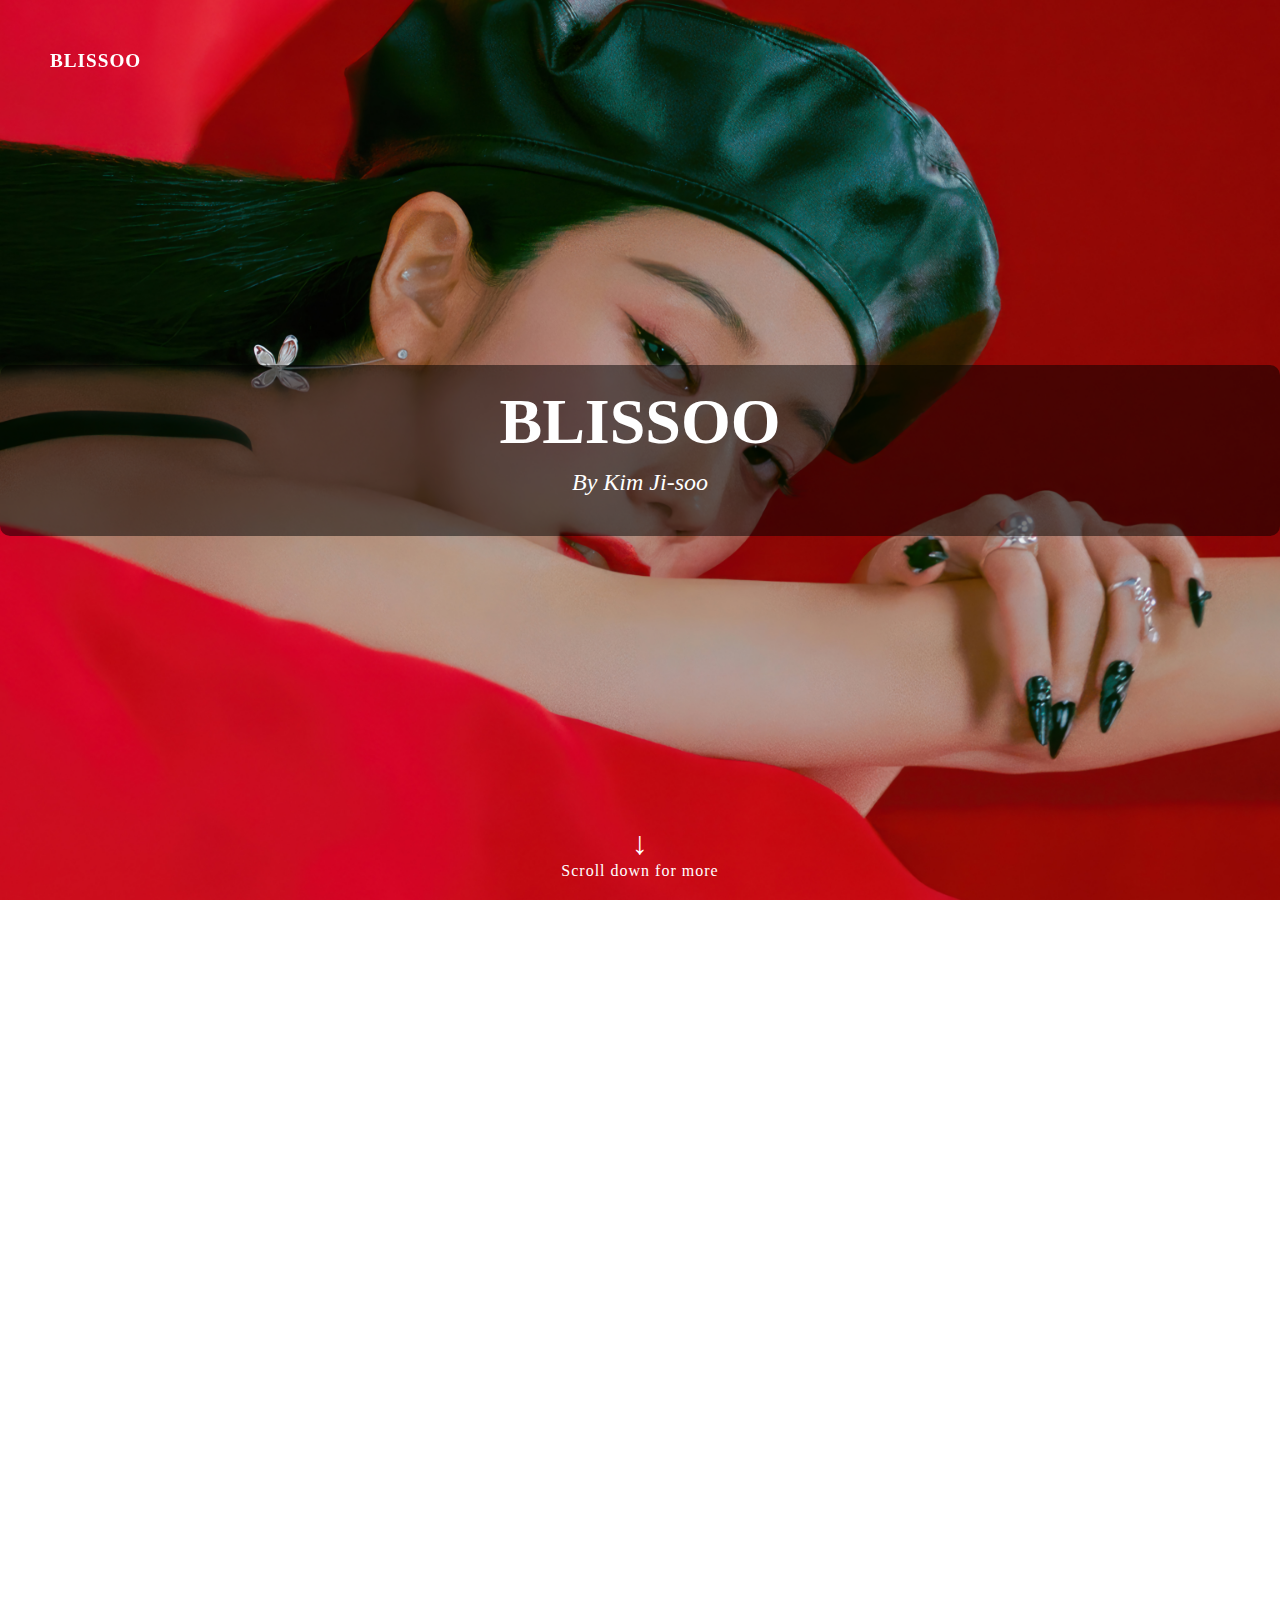
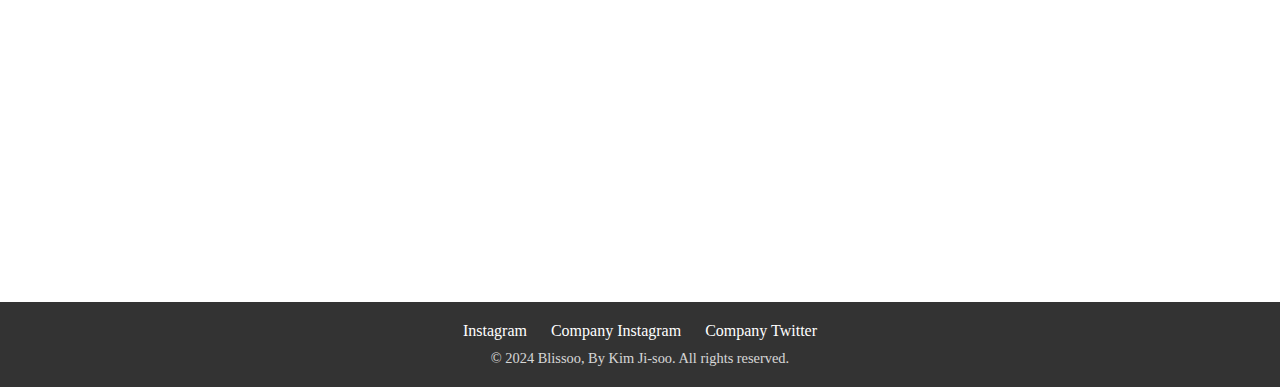
<file: index.html>
<!DOCTYPE html>
<html lang="en">
<head>
    <meta charset="UTF-8">
    <meta name="viewport" content="width=device-width, initial-scale=1.0">
    <title>Blissoo, By Kim-Jisoo</title>
    <link rel="stylesheet" href="style.css">
    <script defer src="script.js"></script>
</head>
<body class="hpage">
    <!-- Logo section, with a link back to the homepage -->
    <div class="logo">
        <a href="index.html">Blissoo</a>
    </div>

    <!-- Navigation links for site sections like collaborations and awards -->
    <div class="nav">
        <a href="collaborations.html">Collaborations</a>
        <a href="awards.html">Awards</a>
    </div>

    <!-- Main homepage section with title and scroll down prompt -->
    <div class="homepage">
        <!-- Background text with main title and subtitle -->
        <div class="text-bg">
            <h1 class="title">Blissoo</h1>
            <p class="subtitle">By Kim Ji-soo</p>
        </div>

        <!-- Scroll down indicator for users to explore more content -->
        <div class="scroll-pointer">
            <span>&#8595;</span>
            <p>Scroll down for more</p>
        </div>
    </div>

    <!-- Text section with descriptive content about Jisoo's background and career -->
    <div class="text-section">
        <!-- First paragraph introducing Jisoo and her career -->
        <p class="large-text">Jisoo is a South Korean singer, actress, and global icon. 
        Born on January 3, 1995, she debuted in 2016 as a member of BLACKPINK, one of the 
        most successful K-pop groups. Known for her versatile talent, Jisoo has excelled 
        as a vocalist, performer, and actress. She gained recognition for her acting in the 
        K-drama Snowdrop (2021-2022), showcasing her dramatic abilities.</p>

        <!-- Second paragraph describing her solo career and achievements -->
        <p class="large-text">Her solo album ME, released in 2023, achieved commercial success 
        and broke several records on global music charts. Beyond her musical and acting career, 
        Jisoo is a prominent figure in fashion and beauty, serving as a global ambassador for 
        luxury brands like Dior and Cartier.
        </p>

        <!-- Third paragraph introducing the Blissoo platform and its mission -->
        <p class="large-text">Launched by Jisoo in 2024, Blissoo manages Jisoo's Solo
        activities. Our name stems from "bliss" and "Jisoo" symbolizing Jisoo's mission
        to spread happiness and joy to fans. It represents her artistic vision, transcending 
        genres and fields, while supporting her career in music, acting, fashion, and beauty.</p>
    </div>

    <!-- Footer section with social media links and copyright notice -->
    <footer class="footer">
        <!-- Footer links for Instagram and Twitter, with external links opening in new tabs -->
        <div class="footer-class">
            <a href="https://www.instagram.com/sooyaaa__" target="_blank" class="footer-link">Instagram</a>
            <a href="https://www.instagram.com/blissoo_official" target="_blank" class="footer-link">Company Instagram</a>
            <a href="https://x.com/officialblissoo" target="_blank" class="footer-link">Company Twitter</a>
        </div>

        <!-- Copyright notice for the site -->
        <p class="footer-copyright">&copy; 2024 Blissoo, By Kim Ji-soo. All rights reserved.</p>
    </footer>
</body>
</html>
</file>
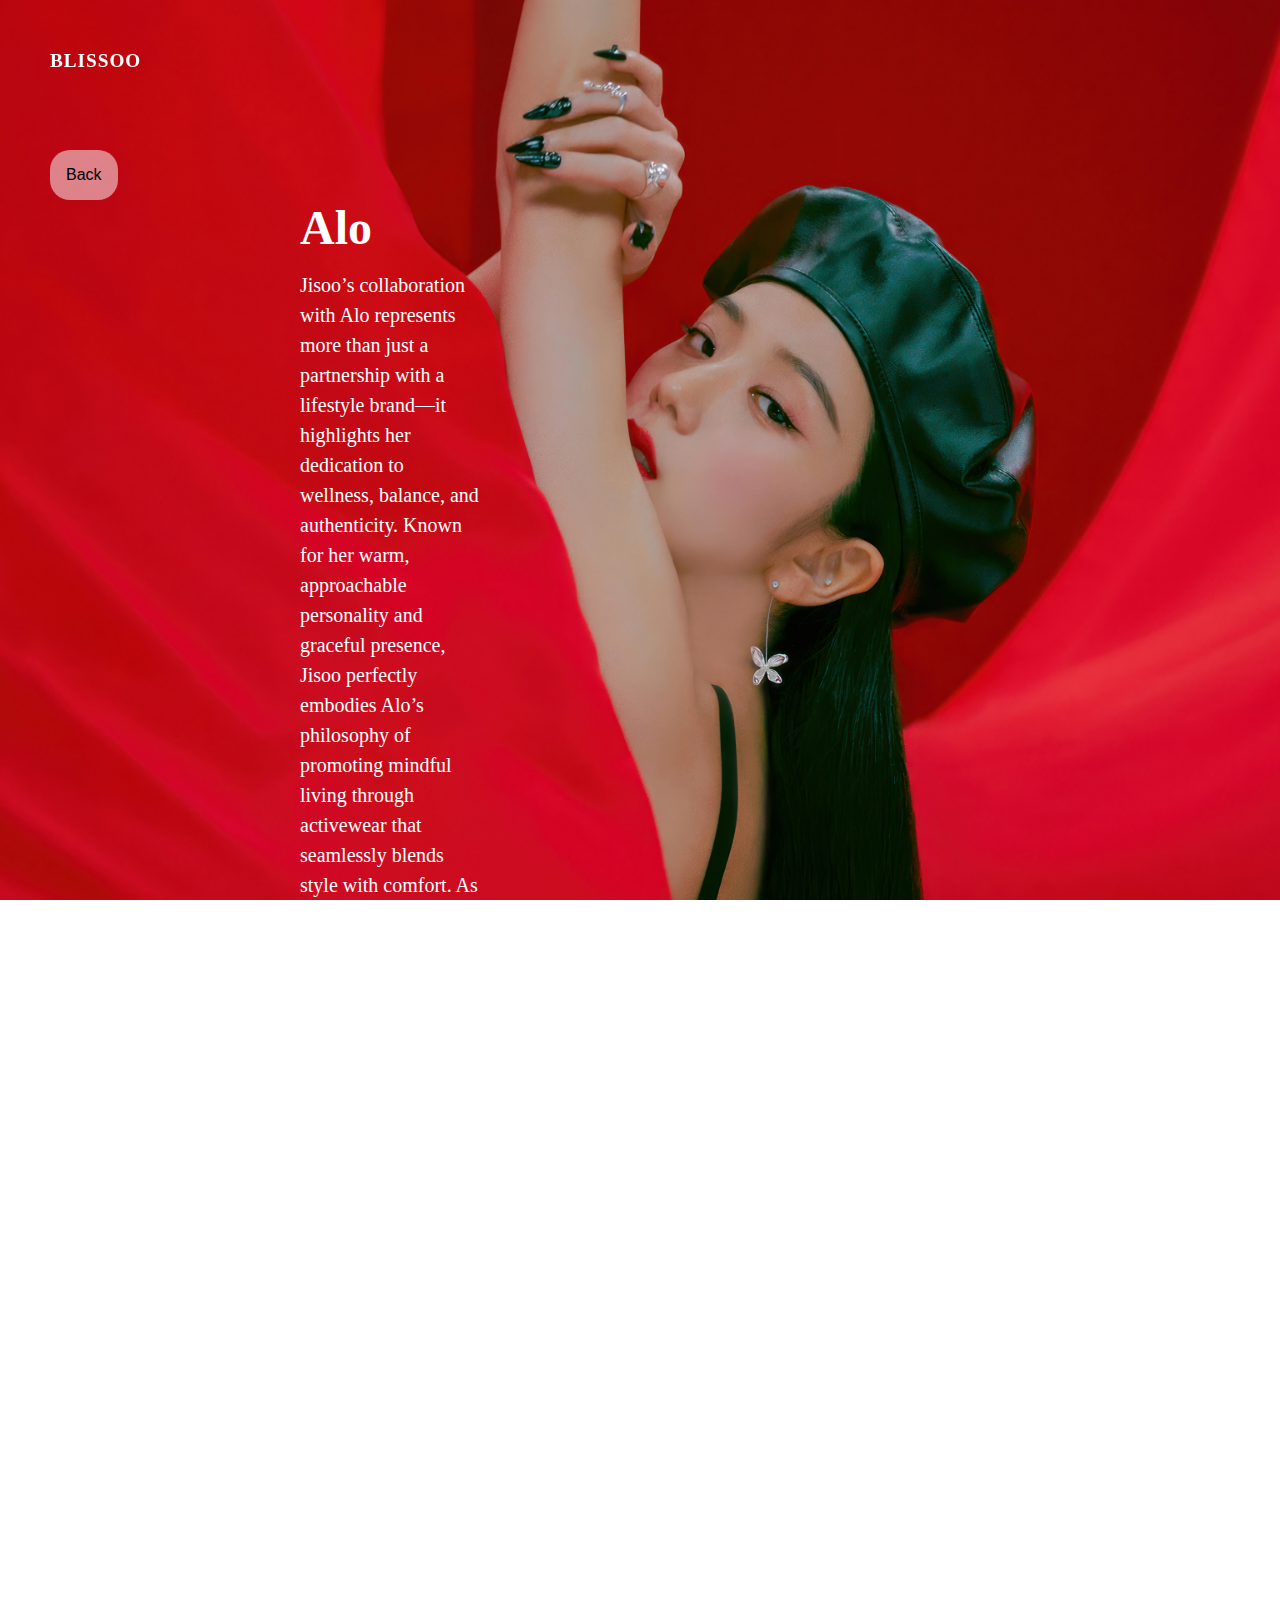
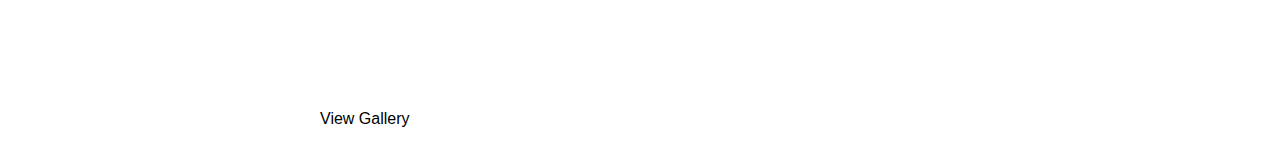
<file: alo.html>
<!DOCTYPE html>
<html lang="en">
<head>
    <meta charset="UTF-8">
    <meta name="viewport" content="width=device-width, initial-scale=1.0">
    <title>Alo</title>
    <link rel="stylesheet" href="style.css">
    <script defer src="script.js"></script>
</head>


<body class="Alo">
    <!-- Logo section with a link back to the homepage -->
    <div class="logo">
        <a href="index.html">Blissoo</a>
    </div>

    <!-- Back button that navigates to the "Collaborations" page when clicked -->
    <button class="back" onclick="window.location.href='collaborations.html'">Back</button>

    <!-- Main header for the page -->
    <h1 class="AloHeader">Alo</h1>

    <!-- Content section describing Jisoo's collaboration with Alo -->
    <p class="AloContent">
        Jisoo’s collaboration with Alo represents more than just a partnership with a lifestyle brand—it highlights her dedication to wellness, balance, and authenticity. Known for her warm, approachable personality and graceful presence, 
        Jisoo perfectly embodies Alo’s philosophy of promoting mindful living through activewear that seamlessly blends style with comfort. As a global ambassador, she brings a unique perspective to the brand, inspiring fans to not only 
        look their best but also feel their best. Whether she’s in Alo’s chic athleisure during workout sessions or embracing the brand’s sustainable designs for everyday wear, Jisoo reflects the core values of Alo—promoting both physical 
        well-being and inner peace. Her genuine connection to the brand resonates with those who aspire to lead a balanced, healthy lifestyle while staying true to their personal style.
    </p>

    <!-- Button to navigate to the "Alo_IMG_Gallery.html" page for the image gallery -->
    <button class="GalleryButton" onclick="window.location.href='Alo_IMG_Gallery.html'">View Gallery</button>
</body>
</html>
</file>
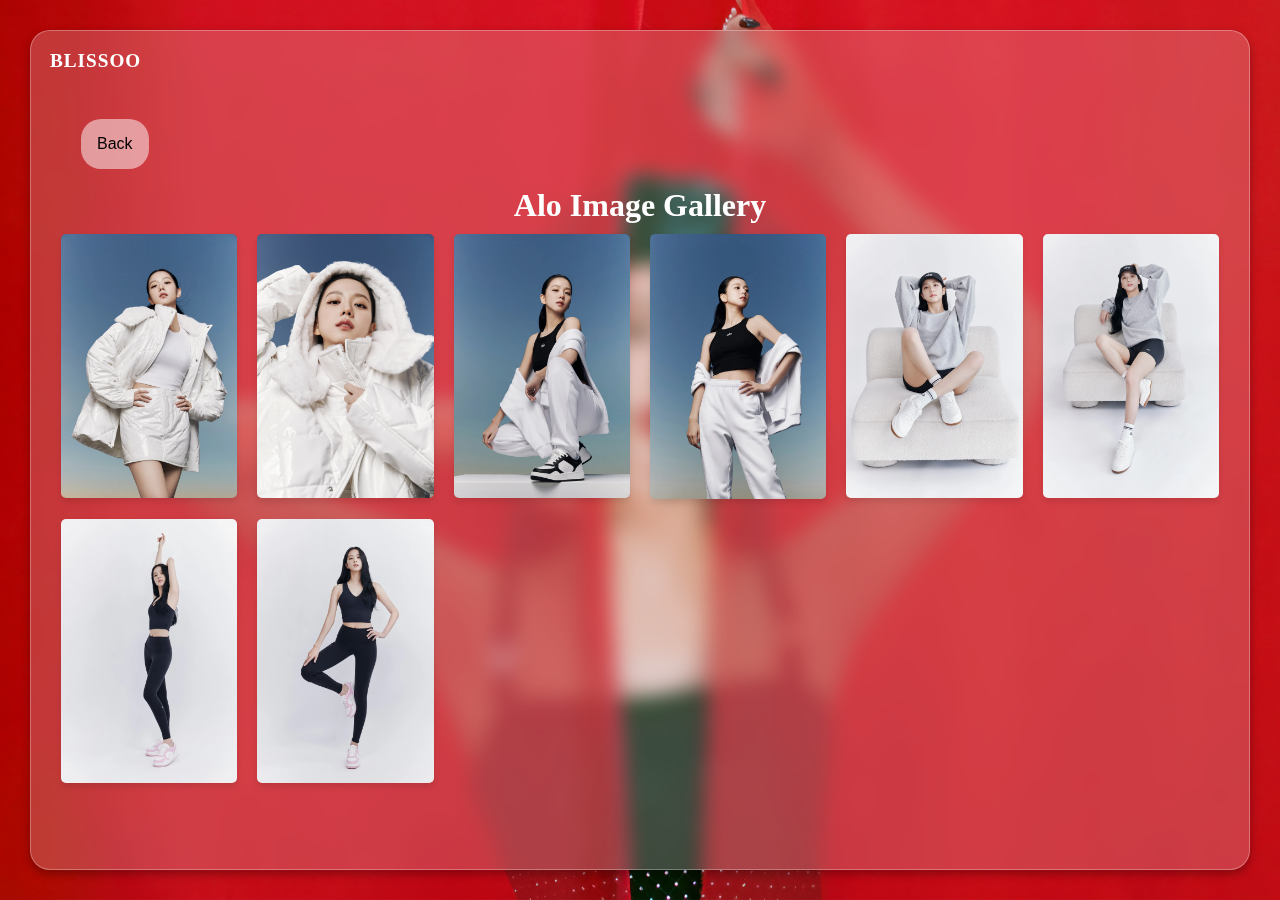
<file: Alo_IMG_Gallery.html>
<!DOCTYPE html>
<html lang="en">
<head>
    <meta charset="UTF-8">
    <meta name="viewport" content="width=device-width, initial-scale=1.0">
    <title>Alo Image Gallery</title>
    <link rel="stylesheet" href="style.css">
    <script defer src="script.js"></script>
</head>

<body class="AloGallery">
    <!-- Logo section with a link back to the homepage -->
    <div class="logo">
        <a href="index.html">Blissoo</a>
    </div>

    <!-- Morphing container for page content -->
    <div class="morphism">
        <!-- Header section for the image gallery -->
        <div class="AloGalHeader">
            <h1>Alo Image Gallery</h1>
        </div>

        <!-- Button to navigate back to the previous page (Alo page) -->
        <button class="back" onclick="window.location.href='alo.html'">Back</button>

        <!-- Image gallery container -->
        <div class="gallery">
            <!-- Displaying the images with alternate text descriptions for each image -->
            <img src="Blissoo%20Images/Alo/Alo_IMG_1.jpg" alt="Alo image 1">
            <img src="Blissoo%20Images/Alo/Alo_IMG_2.jpg" alt="Alo image 2">
            <img src="Blissoo%20Images/Alo/Alo_IMG_4.jpg" alt="Alo image 3">
            <img src="Blissoo%20Images/Alo/Alo_IMG_6.jpg" alt="Alo image 4">
            <img src="Blissoo%20Images/Alo/Alo_IMG_8.jpg" alt="Alo image 5">
            <img src="Blissoo%20Images/Alo/Alo_IMG_9.jpg" alt="Alo image 6">
            <img src="Blissoo%20Images/Alo/Alo_IMG_12.jpg" alt="Alo image 7">
            <img src="Blissoo%20Images/Alo/Alo_IMG_13.jpg" alt="Alo image 8">
        </div>
    </div>
</body>
</html>
</file>
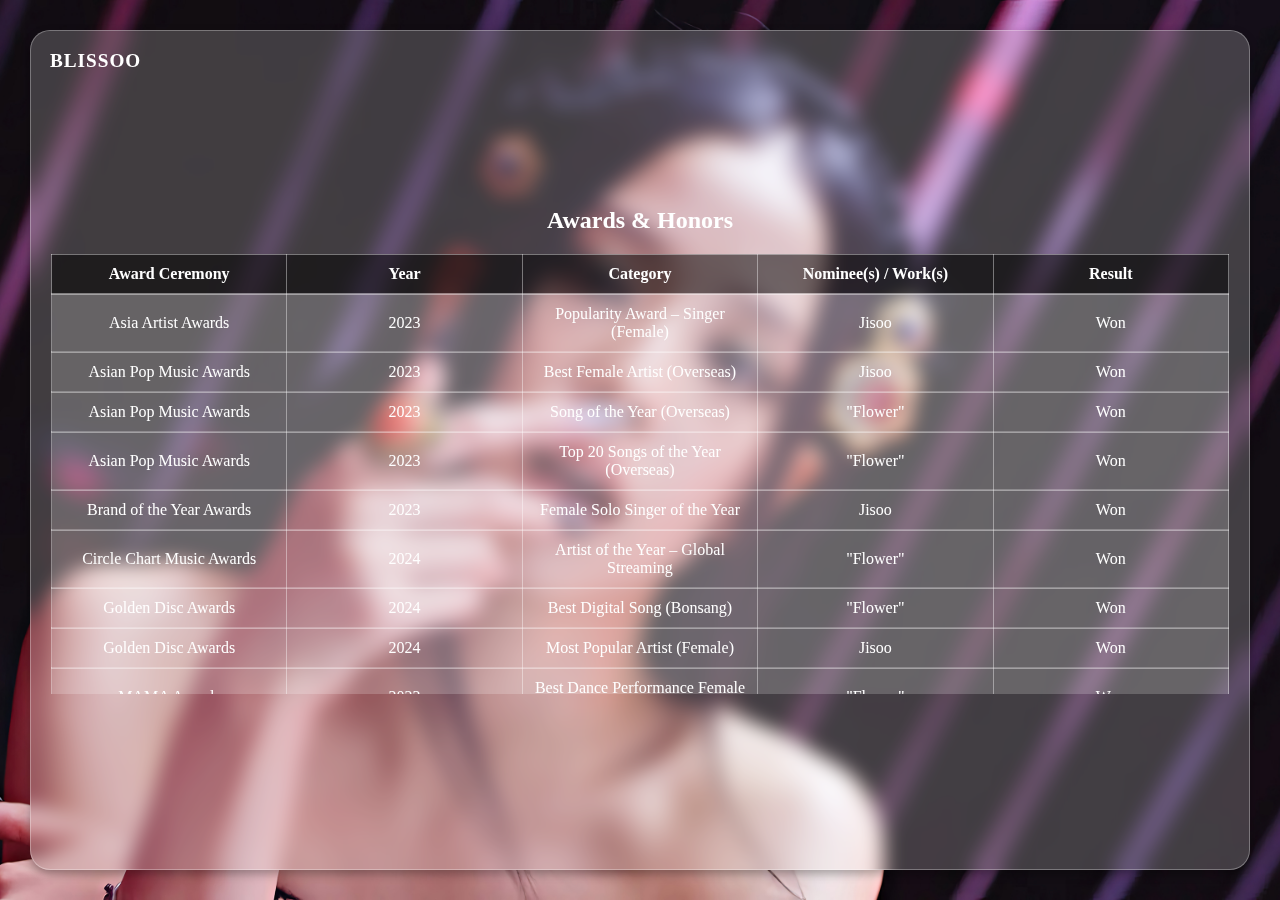
<file: awards.html>
<!DOCTYPE html>
<html lang="en">
<head>
    <meta charset="UTF-8">
    <meta name="viewport" content="width=device-width, initial-scale=1.0">
    <title>Awards</title>
    <link rel="stylesheet" href="style.css">
    <script defer src="script.js"></script>
</head>

<body class="awards">
    <!-- Logo section with a link back to the homepage -->
    <div class="logo">
        <a href="index.html">Blissoo</a>
    </div>

    <!-- Navigation links to other pages on the website -->
    <div class="nav">
        <a href="collaborations.html">Collaborations</a>
        <a href="awards.html">Awards</a>
    </div>

    <!-- Morphism section that could feature visual effects or animations -->
    <div class="morphism">
        <h2>Awards & Honors</h2>
        <!-- Table displaying the awards and nominations -->
        <table>
            <!-- Table header defining the column titles -->
            <thead>
                <tr>
                    <th>Award Ceremony</th>
                    <th>Year</th>
                    <th>Category</th>
                    <th>Nominee(s) / Work(s)</th>
                    <th>Result</th>
                </tr>
            </thead>
            <tbody>
                <!-- Section for Award Wins -->
                <tr>
                    <td>Asia Artist Awards</td>
                    <td>2023</td>
                    <td>Popularity Award – Singer (Female)</td>
                    <td>Jisoo</td>
                    <td>Won</td>
                </tr>
                <tr>
                    <td>Asian Pop Music Awards</td>
                    <td>2023</td>
                    <td>Best Female Artist (Overseas)</td>
                    <td>Jisoo</td>
                    <td>Won</td>
                </tr>
                <tr>
                    <td>Asian Pop Music Awards</td>
                    <td>2023</td>
                    <td>Song of the Year (Overseas)</td>
                    <td>"Flower"</td>
                    <td>Won</td>
                </tr>
                <tr>
                    <td>Asian Pop Music Awards</td>
                    <td>2023</td>
                    <td>Top 20 Songs of the Year (Overseas)</td>
                    <td>"Flower"</td>
                    <td>Won</td>
                </tr>
                <tr>
                    <td>Brand of the Year Awards</td>
                    <td>2023</td>
                    <td>Female Solo Singer of the Year</td>
                    <td>Jisoo</td>
                    <td>Won</td>
                </tr>
                <tr>
                    <td>Circle Chart Music Awards</td>
                    <td>2024</td>
                    <td>Artist of the Year – Global Streaming</td>
                    <td>"Flower"</td>
                    <td>Won</td>
                </tr>
                <tr>
                    <td>Golden Disc Awards</td>
                    <td>2024</td>
                    <td>Best Digital Song (Bonsang)</td>
                    <td>"Flower"</td>
                    <td>Won</td>
                </tr>
                <tr>
                    <td>Golden Disc Awards</td>
                    <td>2024</td>
                    <td>Most Popular Artist (Female)</td>
                    <td>Jisoo</td>
                    <td>Won</td>
                </tr>
                <tr>
                    <td>MAMA Awards</td>
                    <td>2023</td>
                    <td>Best Dance Performance Female Solo</td>
                    <td>"Flower"</td>
                    <td>Won</td>
                </tr>
                <tr>
                    <td>MAMA Awards</td>
                    <td>2023</td>
                    <td>Best Female Artist</td>
                    <td>Jisoo</td>
                    <td>Won</td>
                </tr>
                <tr>
                    <td>MAMA Awards</td>
                    <td>2023</td>
                    <td>Best Music Video</td>
                    <td>"Flower"</td>
                    <td>Won</td>
                </tr>
                <tr>
                    <td>Seoul International Drama Awards</td>
                    <td>2022</td>
                    <td>Outstanding Korean Actress</td>
                    <td>Snowdrop</td>
                    <td>Won</td>
                </tr>
                <tr>
                    <td>Weibo Starlight Awards</td>
                    <td>2021</td>
                    <td>Starlight Hall of Fame (Korea)</td>
                    <td>Jisoo</td>
                    <td>Won</td>
                </tr>

                <!-- Section for Award Nominations -->
                <tr>
                    <td>Asia Artist Awards</td>
                    <td>2024</td>
                    <td>Popularity Award – Singer (Female)</td>
                    <td>Jisoo</td>
                    <td>Nominated</td>
                </tr>
                <tr>
                    <td>Asian Pop Music Awards</td>
                    <td>2023</td>
                    <td>Best Dance Performance (Overseas)</td>
                    <td>"Flower"</td>
                    <td>Nominated</td>
                </tr>
                <tr>
                    <td>Asian Pop Music Awards</td>
                    <td>2023</td>
                    <td>Best Music Video (Overseas)</td>
                    <td>"Flower"</td>
                    <td>Nominated</td>
                </tr>
                <tr>
                    <td>Circle Chart Music Awards</td>
                    <td>2024</td>
                    <td>Artist of the Year – Digital</td>
                    <td>Jisoo</td>
                    <td>Nominated</td>
                </tr>
                <tr>
                    <td>Circle Chart Music Awards</td>
                    <td>2024</td>
                    <td>Artist of the Year – Streaming Unique Listeners</td>
                    <td>Jisoo</td>
                    <td>Nominated</td>
                </tr>
                <tr>
                    <td>iHeartRadio Music Awards</td>
                    <td>2024</td>
                    <td>Best Music Video</td>
                    <td>"Flower"</td>
                    <td>Nominated</td>
                </tr>
                <tr>
                    <td>Korea Grand Music Awards</td>
                    <td>2024</td>
                    <td>Trend of the Year – K-pop Solo</td>
                    <td>Jisoo</td>
                    <td>Nominated</td>
                </tr>
                <tr>
                    <td>MAMA Awards</td>
                    <td>2023</td>
                    <td>Artist of the Year</td>
                    <td>Jisoo</td>
                    <td>Nominated</td>
                </tr>
                <tr>
                    <td>MAMA Awards</td>
                    <td>2023</td>
                    <td>Song of the Year</td>
                    <td>"Flower"</td>
                    <td>Nominated</td>
                </tr>
                <tr>
                    <td>MAMA Awards</td>
                    <td>2023</td>
                    <td>Worldwide Fans' Choice Top 10</td>
                    <td>Jisoo</td>
                    <td>Nominated</td>
                </tr>
                <tr>
                    <td>Melon Music Awards</td>
                    <td>2023</td>
                    <td>Best Female Solo</td>
                    <td>Jisoo</td>
                    <td>Nominated</td>
                </tr>
                <tr>
                    <td>Melon Music Awards</td>
                    <td>2023</td>
                    <td>Song of the Year</td>
                    <td>"Flower"</td>
                    <td>Nominated</td>
                </tr>
                <tr>
                    <td>Melon Music Awards</td>
                    <td>2023</td>
                    <td>Top 10 Artists</td>
                    <td>Jisoo</td>
                    <td>Nominated</td>
                </tr>
                <tr>
                    <td>Seoul Music Awards</td>
                    <td>2024</td>
                    <td>Main Award (Bonsang)</td>
                    <td>Jisoo</td>
                    <td>Nominated</td>
                </tr>
                <tr>
                    <td>Seoul Music Awards</td>
                    <td>2024</td>
                    <td>Korean Wave Award</td>
                    <td>Jisoo</td>
                    <td>Nominated</td>
                </tr>
                <tr>
                    <td>Seoul Music Awards</td>
                    <td>2024</td>
                    <td>Popularity Award</td>
                    <td>Jisoo</td>
                    <td>Nominated</td>
                </tr>
            </tbody>
        </table>
    </div>
</body>
</html>
</file>
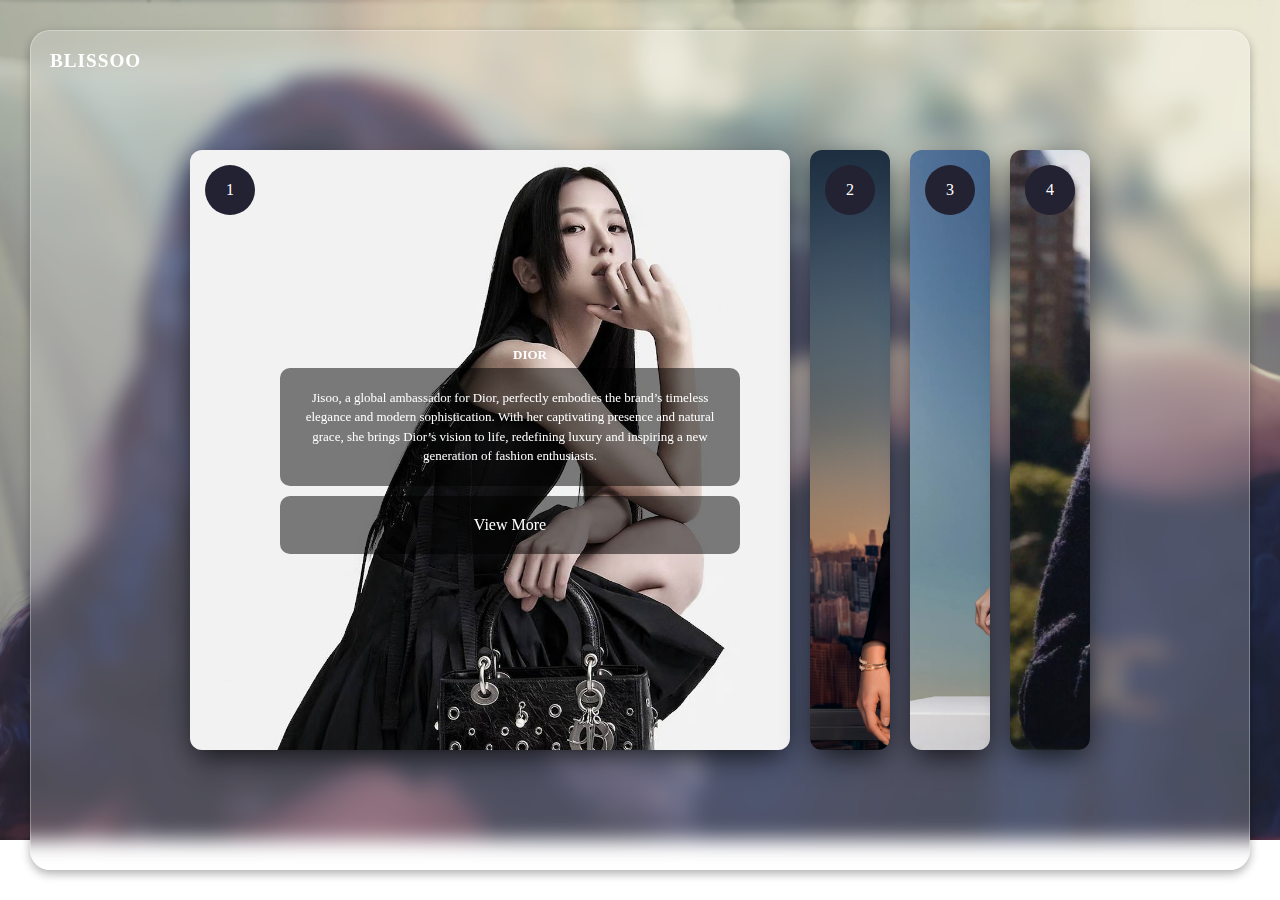
<file: collaborations.html>
<!DOCTYPE html>
<html lang="en">
<head>
    <meta charset="UTF-8">
    <meta name="viewport" content="width=device-width, initial-scale=1.0">
    <title>Collaborations</title>
    <link rel="stylesheet" href="style.css">
    <script defer src="script.js"></script>
</head>

<body class="collaborations">
    <!-- Logo section with a link back to the homepage -->
    <div class="logo">
        <a href="index.html">Blissoo</a>
    </div>

    <!-- Navigation links to other pages -->
    <div class="nav">
        <a href="collaborations.html">Collaborations</a>
        <a href="awards.html">Awards</a>
    </div>

    <!-- Morphism section, can be used for animations or special visual effects -->
    <div class="morphism">
        <div class="wrapper">
            <!-- Container for the card slides -->
            <div class="container">
                <!-- Card 1: Dior Collaboration -->
                <input type="radio" name="slide" id="c1" checked>
                <label for="c1" class="card">
                    <div class="row">
                        <div class="icon">1</div>
                        <div class="description">
                            <h4>Dior</h4>
                            <p>Jisoo, a global ambassador for Dior, perfectly embodies the brand’s timeless elegance and modern sophistication. With her captivating 
                            presence and natural grace, she brings Dior’s vision to life, redefining luxury and inspiring a new generation of fashion enthusiasts.</p>
                            <!-- Button linking to Dior page -->
                            <a href="dior.html" class="button">View More</a>
                        </div>
                    </div>
                </label>

                <!-- Card 2: Cartier Collaboration -->
                <input type="radio" name="slide" id="c2">
                <label for="c2" class="card">
                    <div class="row">
                        <div class="icon">2</div>
                        <div class="description">
                            <h4>Cartier</h4>
                            <p>As a global ambassador for Cartier, Jisoo exudes elegance and confidence, reflecting the brand's iconic sophistication. Her timeless beauty 
                            and charismatic charm perfectly align with Cartier’s legacy of innovation and artistry, making her a true embodiment of modern luxury.</p>
                            <!-- Button for potential link to Cartier page -->
                            <a href="" class="button">View More</a>
                        </div>
                    </div>
                </label>

                <!-- Card 3: Alo Collaboration -->
                <input type="radio" name="slide" id="c3">
                <label for="c3" class="card">
                    <div class="row">
                        <div class="icon">3</div>
                        <div class="description">
                            <h4>Alo</h4>
                            <p>Jisoo, as a global ambassador for Alo, seamlessly blends style and wellness. Her radiant energy and effortless grace embody 
                            Alo's commitment to mindful living and elevated activewear, inspiring fans to embrace both fashion and a healthy lifestyle.</p>
                            <!-- Button linking to Alo page -->
                            <a href="alo.html" class="button">View More</a>
                        </div>
                    </div>
                </label>

                <!-- Card 4: Tommy Hilfiger Collaboration -->
                <input type="radio" name="slide" id="c4">
                <label for="c4" class="card">
                    <div class="row">
                        <div class="icon">4</div>
                        <div class="description">
                            <h4>Tommy Hilfiger</h4>
                            <p>As a global ambassador for Tommy Hilfiger, Jisoo brings her unique charm and modern elegance to the brand's classic American style. Her 
                            trendsetting influence and confident presence perfectly align with Tommy Hilfiger’s vision of timeless fashion with a contemporary twist.</p>
                            <!-- Button for potential link to Tommy Hilfiger page -->
                            <a href="" class="button">View More</a>
                        </div>
                    </div>
                </label>
            </div>
        </div>        
    </div>
</body>
</html>
</file>
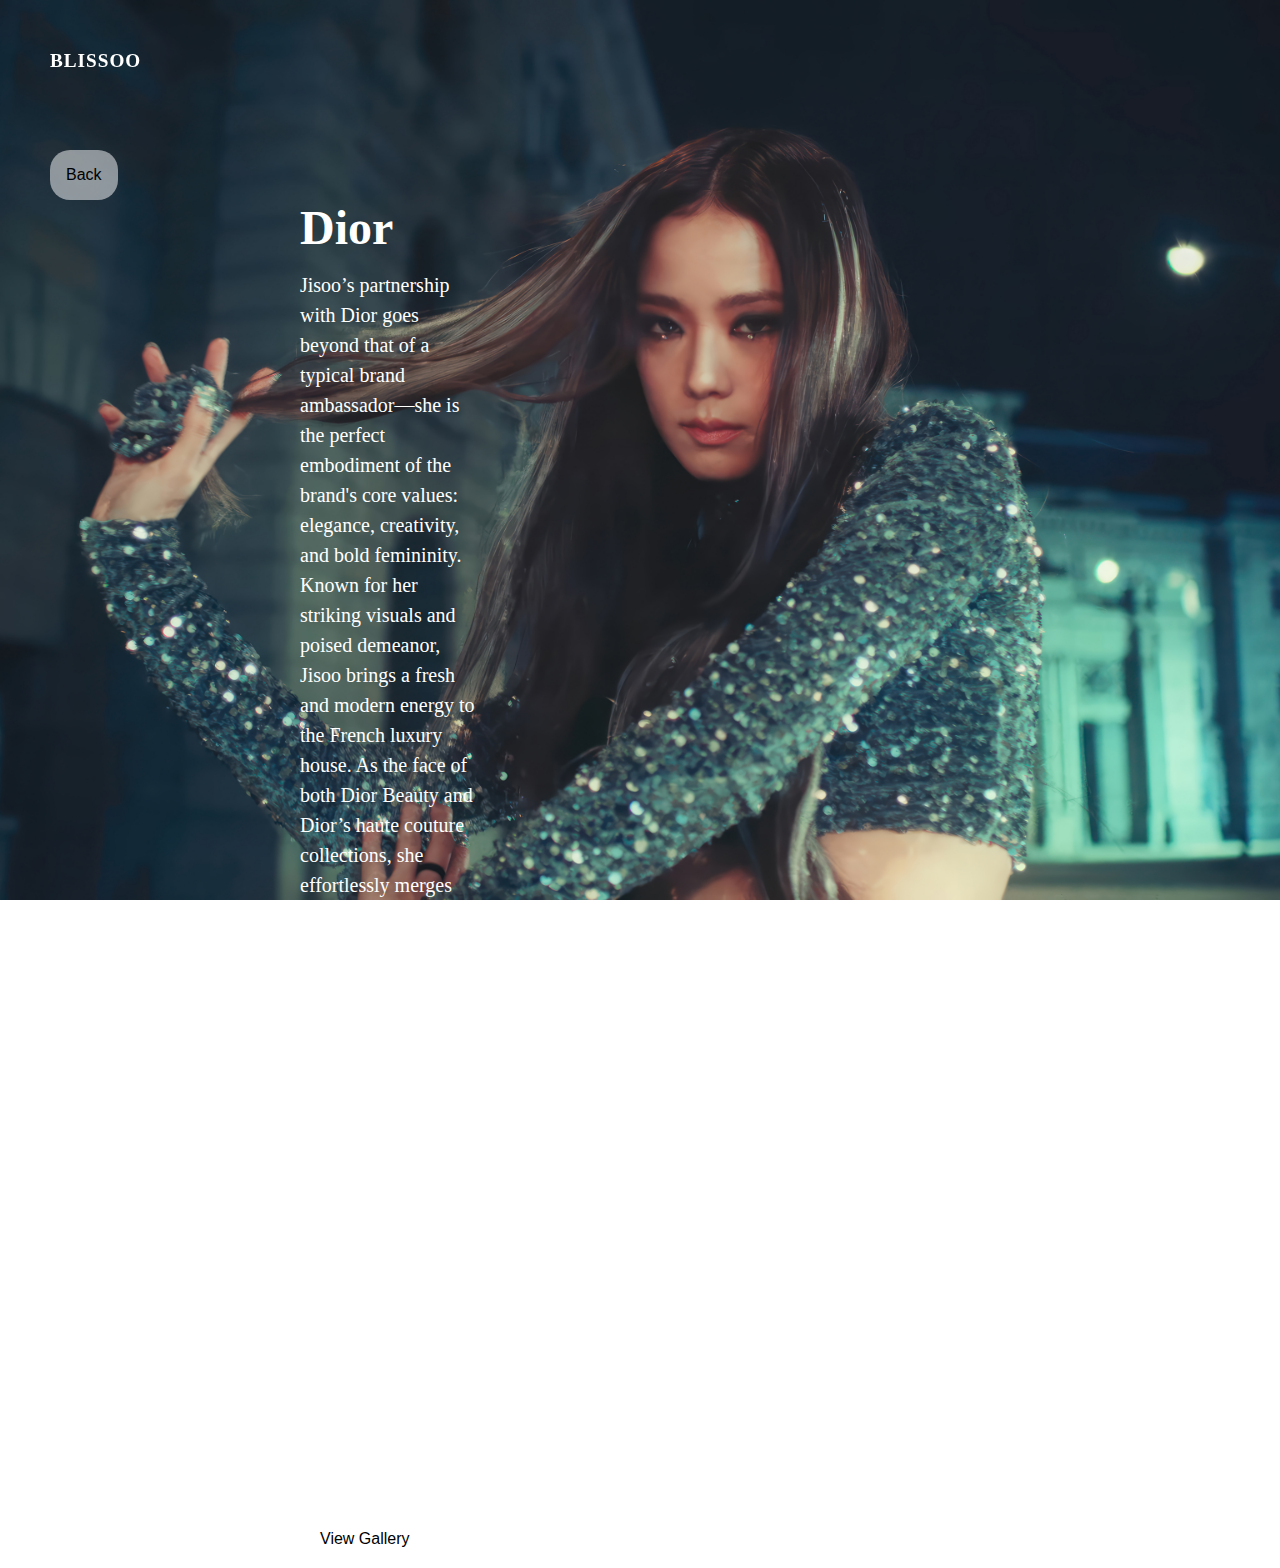
<file: dior.html>
<!DOCTYPE html>
<html lang="en">
<head>
    <meta charset="UTF-8">
    <meta name="viewport" content="width=device-width, initial-scale=1.0">
    <title>Dior</title>
    <link rel="stylesheet" href="style.css">
    <script defer src="script.js"></script>
</head>


<body class="Dior">
    <!-- Logo section with a link back to the homepage -->
    <div class="logo">
        <a href="index.html">Blissoo</a>
    </div>

    <!-- Back button that takes the user to the collaborations page -->
    <button class="back" onclick="window.location.href='collaborations.html'">Back</button>

    <!-- Title section displaying the Dior brand name -->
    <h1 class="DiorHeader">Dior</h1>

    <!-- Paragraph describing Jisoo’s collaboration with Dior -->
    <p class="DiorContent">
        Jisoo’s partnership with Dior goes beyond that of a typical brand ambassador—she is the perfect embodiment of the brand's core values: elegance, creativity, and bold femininity. Known for her striking visuals and poised demeanor, Jisoo brings a fresh and modern energy to the French luxury house. 
        As the face of both Dior Beauty and Dior’s haute couture collections, she effortlessly merges timeless beauty with contemporary style, capturing the essence of Dior’s vision in every campaign. Her deep connection to the brand is evident not only in her fashion choices but also in her role in shaping the future of luxury. 
        Through her collaboration with Dior, Jisoo inspires a new generation of fashion lovers, becoming a symbol of grace and empowerment.
    </p>

    <!-- Button to navigate to the Dior Image Gallery page -->
    <button class="GalleryButton" onclick="window.location.href='Dior_IMG_Gallery.html'">View Gallery</button>
</body>
</html>
</file>
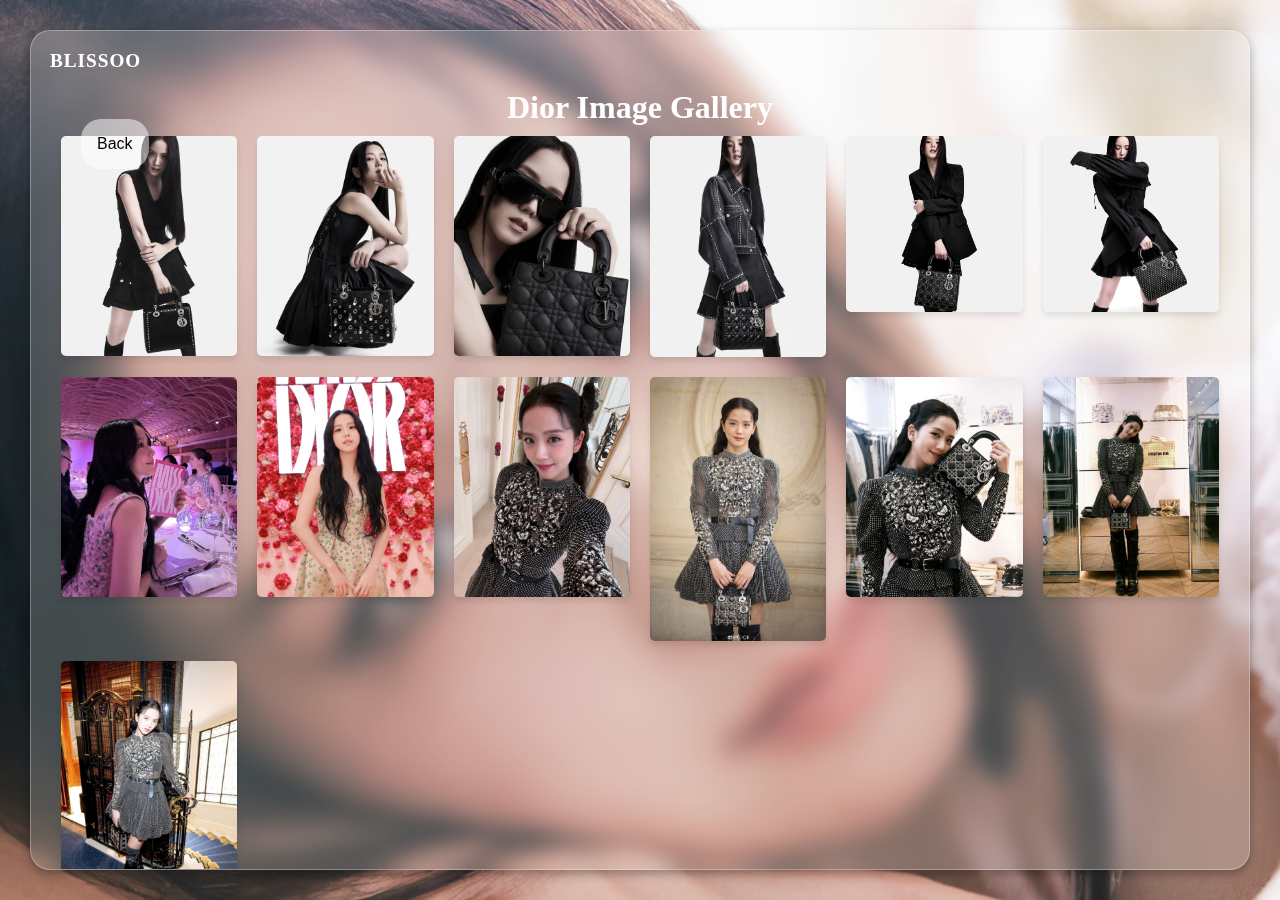
<file: Dior_IMG_Gallery.html>
<!DOCTYPE html>
<html lang="en">
<head>
    <meta charset="UTF-8">
    <meta name="viewport" content="width=device-width, initial-scale=1.0">
    <title>Dior Image Gallery</title>
    <link rel="stylesheet" href="style.css">
    <script defer src="script.js"></script>
</head>

<body class="DiorGallery">
    <!-- Logo section with a link back to the homepage -->
    <div class="logo">
        <a href="index.html">Blissoo</a>
    </div>

    <!-- Morphism section, can be used for animations or styling effects -->
    <div class="morphism">
        <!-- Header for the Dior Image Gallery -->
        <div class="DiorGalHeader">
            <h1>Dior Image Gallery</h1>
        </div>

        <!-- Back button to navigate back to the Dior page -->
        <button class="back" onclick="window.location.href='dior.html'">Back</button>

        <!-- Gallery section displaying images -->
        <div class="gallery">
            <!-- Individual images for the Dior Gallery -->
            <img src="Blissoo%20Images/Dior/Dior_IMG_1.jpg" alt="Dior image 1">
            <img src="Blissoo%20Images/Dior/Dior_IMG_2.jpg" alt="Dior image 2">
            <img src="Blissoo%20Images/Dior/Dior_IMG_3.jpg" alt="Dior image 3">
            <img src="Blissoo%20Images/Dior/Dior_IMG_4.jpg" alt="Dior image 4">
            <img src="Blissoo%20Images/Dior/Dior_IMG_5.jpg" alt="Dior image 5">
            <img src="Blissoo%20Images/Dior/Dior_IMG_6.jpg" alt="Dior image 6">
            <img src="Blissoo%20Images/Dior/Dior_IMG_7.jpg" alt="Dior image 7">
            <img src="Blissoo%20Images/Dior/Dior_IMG_8.jpg" alt="Dior image 8">
            <img src="Blissoo%20Images/Dior/Dior_IMG_9.jpg" alt="Dior image 9">
            <img src="Blissoo%20Images/Dior/Dior_IMG_10.jpg" alt="Dior image 10">
            <img src="Blissoo%20Images/Dior/Dior_IMG_11.jpg" alt="Dior image 11">
            <img src="Blissoo%20Images/Dior/Dior_IMG_12.jpg" alt="Dior image 12">
            <img src="Blissoo%20Images/Dior/Dior_IMG_13.jpg" alt="Dior image 13">
        </div>
    </div>
</body>
</html>
</file>
<file: style.css>
/* Reset default browser styles and set consistent box-sizing */
* {
    margin: 0;  /* Removes default margin */
    padding: 0;  /* Removes default padding */
    box-sizing: border-box;  /* Ensures padding and borders are included in element's total width/height */
}

/* Base styles for the entire site */
body {
    height: 100%;  /* Full height of the viewport */
    overflow: auto;  /* Allows scrolling if the content overflows */
}

/* Different background images for specific pages */
body.hpage {
    background: url('Blissoo Images/Flower/Flower_IMG_3.jpg') no-repeat center center/cover;
    background-attachment: fixed;  /* Keeps the background fixed while scrolling */
}

body.collaborations {
    background: url('Blissoo Images/Flower/Flower_IMG_1.jpg') no-repeat center center/cover;
}

body.Dior {
    height: 100%;
    background: url('Blissoo Images/Flower/Flower_IMG_2.jpg') no-repeat center center/cover;
    background-attachment: fixed;
}

body.DiorGallery {
    height: 100%;
    background: url('Blissoo Images/Flower/Flower_IMG_4.jpg') no-repeat center center/cover;
    background-attachment: fixed;
}

body.Alo {
    height: 100%;
    background: url('Blissoo Images/Flower/Flower_IMG_5.jpg') no-repeat center center/cover;
    background-attachment: fixed;
}

body.AloGallery {
    height: 100%;
    background: url('Blissoo Images/Flower/Flower_IMG_6.jpg') no-repeat center center/cover;
    background-attachment: fixed;
}

body.awards {
    height: 100%;
    background: url('Blissoo Images/Flower/Flower_IMG_7.jpg') no-repeat center center/cover;
    background-attachment: fixed;
}

/* Logo styling for the top-left corner */
.logo {
    text-decoration: none;  /* Removes underline */
    position: fixed;  /* Keeps the logo fixed in the top-left corner */
    top: 50px;  /* 50px from the top */
    left: 50px;  /* 50px from the left */
    font-size: 1.2rem;  /* Font size */
    font-weight: bold;  /* Bold text */
    text-transform: uppercase;  /* Uppercase text */
    color: white;  /* White text */
    letter-spacing: 1px;  /* Spacing between letters */
    z-index: 10;  /* Ensures the logo is above other elements */
}

.logo a {
    color: white;  /* White text color for links */
    text-decoration: none;  /* Removes underline from links */
    margin: 0;  /* Removes margin */
}

.logo a:hover {
    text-decoration: underline;  /* Underline links when hovered */
}

/* Navigation bar styling for the top-right corner */
.nav {
    text-decoration: none;  /* Removes underline */
    position: fixed;  /* Keeps the nav fixed */
    top: 50px;  /* 50px from the top */
    left: 1300px;  /* Positioned far on the right */
    font-size: 1.2rem;  /* Font size */
    font-weight: bold;  /* Bold text */
    text-transform: uppercase;  /* Uppercase text */
    color: white;  /* White text */
    letter-spacing: 1px;  /* Spacing between letters */
    z-index: 10;  /* Ensures the nav is above other elements */
    word-spacing: 20px;  /* Spacing between words */
}

.nav a {
    color: white;  /* White text color for links */
    text-decoration: none;  /* Removes underline from links */
    margin: 0;  /* Removes margin */
}

.nav a:hover {
    text-decoration: underline;  /* Underline links when hovered */
}

/* Main homepage container with centered content */
.homepage {
    height: 100vh;  /* Full viewport height */
    width: 100%;  /* Full width */
    display: flex;  /* Flexbox for alignment */
    flex-direction: column;  /* Stack children vertically */
    justify-content: center;  /* Vertically center content */
    align-items: center;  /* Horizontally center content */
    text-align: center;  /* Center text */
    transition: filter 0.3s ease-in-out;  /* Smooth transition for filter changes */
    background-attachment: fixed;  /* Keeps the background fixed */
    z-index: 1;  /* Ensures the homepage is above other content */
    overflow: hidden;  /* Hides overflow */
}

.homepage.blurred {
    filter: blur(8px);  /* Applies a blur effect when the class 'blurred' is added */
}

.homepage.hide-elements .logo,
.homepage.hide-elements .scroll-pointer,
.homepage.hide-elements .text-bg,
.homepage.hide-elements .title,
.homepage.hide-elements .subtitle {
    opacity: 0;  /* Hides elements */
    pointer-events: none;  /* Disables interaction */
}

/* Background for text with opacity */
.text-bg {
    background: rgba(0, 0, 0, 0.5);  /* Semi-transparent black background */
    padding: 20px;  /* Padding around text */
    width: 100%;  /* Full width */
    border-radius: 10px;  /* Rounded corners */
    transition: opacity 0.5s ease-in-out;  /* Smooth fade effect */
}

/* Title and subtitle styling */
.title {
    font-size: 4rem;  /* Large font size */
    color: white;  /* White text */
    margin: 0;  /* Removes margin */
    font-weight: bold;  /* Bold text */
    text-transform: uppercase;  /* Uppercase text */
    transition: opacity 0.5s ease-in-out;  /* Smooth fade effect */
}

.subtitle {
    color: white;  /* White text */
    font-size: 1.5rem;  /* Smaller font size */
    margin: 10px 0 20px;  /* Margins for spacing */
    font-style: italic;  /* Italic text */
    transition: opacity 0.5s ease-in-out;  /* Smooth fade effect */
}

/* Scroll pointer animation at the bottom */
.scroll-pointer {
    color: white;  /* White text */
    position: absolute;  /* Positioned at the bottom */
    bottom: 20px;  /* 20px from the bottom */
    text-align: center;  /* Center text */
    font-size: 1rem;  /* Font size */
    animation: bounce 2s infinite;  /* Bouncing animation */
    cursor: pointer;  /* Pointer cursor on hover */
    opacity: 1;  /* Fully visible */
    transition: opacity 0.5s ease-in-out;  /* Smooth fade effect */
}

.scroll-pointer span {
    font-size: 2rem;  /* Larger font size */
    margin-bottom: 5px;  /* Small margin at the bottom */
}

.scroll-pointer p {
    margin: 0;  /* Removes margin */
    font-size: 1rem;  /* Font size */
    font-weight: 300;  /* Light font weight */
    letter-spacing: 1px;  /* Spacing between letters */
}

/* Section for text paragraphs */   
.text-section {
    background: transparent;  /* Transparent background */
    height: auto;  /* Auto height */
    display: flex;  /* Flexbox layout */
    justify-content: center;  /* Center content */
    align-items: center;  /* Center content vertically */
    flex-direction: column;  /* Stack content vertically */
    overflow: hidden;  /* Hide overflow */
    position: relative;  /* Relative positioning */
    z-index: 20;  /* Stacks above other content */
    padding: 40px;  /* Padding around the section */
    bottom: 50px;  /* Positions 50px from the bottom */
    margin: 200px;  /* Adds margin around the section */
}

/* Large text paragraphs with fade-in effect */
.large-text {
    color: white;  /* White text */
    position: relative;  /* Positioned relative */
    font-size: 1.5rem;  /* Font size */
    font-weight: bold;  /* Bold text */
    opacity: 0;  /* Initially invisible */
    transform: translateY(50px);  /* Initially positioned below */
    transition: opacity 0.6s ease-in-out, transform 0.6s ease-in-out;  /* Smooth fade and slide-in effect */
    word-spacing: 5px;  /* Spacing between words */
    background: rgba(0, 0, 0, 0.5);  /* Semi-transparent background */
    padding: 15px;  /* Padding around the text */
}

.large-text.visible {
    opacity: 1;  /* Fully visible */
    transform: translateY(0);  /* Moves to the original position */
}

.large-text.hover {
    text-decoration: underline;  /* Underlines text on hover */
}

/* Footer styling */
.footer {
    width: 100%;  /* Full width */
    background: rgba(0, 0, 0, 0.8);  /* Semi-transparent black background */
    color: white;  /* White text */
    text-align: center;  /* Centered text */
    padding: 20px;  /* Padding around footer */
    position: relative;  /* Relative positioning */
    z-index: 10;  /* Ensure it's above other content */
    font-size: 1rem;  /* Font size */
}

.footer-link {
    color: white;  /* White text color */
    text-decoration: none;  /* No underline */
    margin: 0 10px;  /* Horizontal margin between links */
    font-size: 1rem;  /* Font size */
    transition: color 0.3s ease-in-out;  /* Smooth transition on hover */
}

/* Hover effect for footer links */
.footer-link:hover {
    color: #be3535;  /* Change color on hover */
}

/* Footer copyright text */
.footer-copyright {
    font-size: 0.9rem;  /* Slightly smaller font size */
    margin-top: 10px;  /* Margin at the top */
    opacity: 0.8;  /* Slightly transparent */
}

/* Footer styles */
.footer {
    width: 100%;  /* Full width */
    background: rgba(0, 0, 0, 0.8);  /* Semi-transparent black background */
    color: white;  /* White text */
    text-align: center;  /* Centered text */
    padding: 20px;  /* Padding around footer */
    position: relative;  /* Relative positioning */
    z-index: 10;  /* Ensure it's above other content */
    font-size: 1rem;  /* Font size */
}

/* Footer link styles */
.footer-link {
    color: white;  /* White text color */
    text-decoration: none;  /* No underline */
    margin: 0 10px;  /* Horizontal margin between links */
    font-size: 1rem;  /* Font size */
    transition: color 0.3s ease-in-out;  /* Smooth transition on hover */
}

/* Hover effect for footer links */
.footer-link:hover {
    color: #be3535;  /* Change color on hover */
}

/* Footer copyright text */
.footer-copyright {
    font-size: 0.9rem;  /* Slightly smaller font size */
    margin-top: 10px;  /* Margin at the top */
    opacity: 0.8;  /* Slightly transparent */
}

/* Morphism effect for background */
.morphism {
    flex: 1;  /* Flexbox behavior */
    width: calc(100vw - 60px);  /* Full width minus padding */
    height: calc(100vh - 60px);  /* Full height minus padding */
    background: rgba(255, 255, 255, 0.2);  /* Semi-transparent white background */
    border-radius: 20px;  /* Rounded corners */
    backdrop-filter: blur(10px);  /* Apply blur effect */
    box-shadow: 0 4px 10px rgba(0, 0, 0, 0.3);  /* Shadow effect */
    border: 1px solid rgba(255, 255, 255, 0.3);  /* Light border */
    overflow: hidden;  /* Hide overflow */
    display: flex;  /* Flexbox layout */
    flex-direction: column;  /* Column direction */
    justify-content: center;  /* Center content vertically */
    align-items: center;  /* Center content horizontally */
    text-align: center;  /* Center text */
    position: relative;  /* Relative positioning */
    padding: 20px;  /* Padding inside the element */
    left: 30px;  /* Left margin */
    right: 30px;  /* Right margin */
    top: 30px;  /* Top margin */
    bottom: 30px;  /* Bottom margin */
    margin: 0;  /* Remove any margin */
    overflow-y: auto; /* Enable vertical scrolling */
}

/* Table styles */
table {
    width: 100%;  /* Full width */
    border-collapse: collapse;  /* Collapse table borders */
    margin-top: 20px;  /* Space above the table */
    overflow-y: auto;  /* Enable vertical scrolling */
    color: white;  /* White text */
}


/* Table header and cell styles */
table th, table td {
    padding: 10px;  /* Padding inside cells */
    border: 1px solid rgba(255, 255, 255, 0.4);  /* Light border */
}

/* Table header background */
table th {
    background-color: rgba(0, 0, 0, 0.3);  /* Semi-transparent black background */
}


/* Table data cell background */
table td {
    background-color: rgba(255, 255, 255, 0.2);  /* Semi-transparent white background */
}

/* Heading style for tables */
h2 {
    color: white;  /* White text */
}

/* Table body scroll styling */
table tbody {
    display: block;  /* Block display for scrollable body */
    max-height: 400px;  /* Maximum height for scrolling */
    overflow-y: auto;  /* Enable vertical scrolling */
}

/* Table header and body row display */
table thead, table tbody tr {
    display: table;  /* Table display */
    width: 100%;  /* Full width */
    table-layout: fixed;  /* Fixed table layout */
}

/* Table header styling */
table thead {
    background-color: rgba(0, 0, 0, 0.3);  /* Semi-transparent black background */
}

/* Wrapper for centering content */
.wrapper {
    width: 100%;  /* Full width */
    height: 100vh;  /* Full viewport height */
    display: flex;  /* Flexbox layout */
    align-items: center;  /* Vertically center content */
    justify-content: center;  /* Horizontally center content */
}

/* Container for flex layout */
.container {
    height: 600px;  /* Fixed height */
    display: flex;  /* Flexbox layout */
    flex-wrap: nowrap;  /* Do not wrap items */
    justify-content: start;  /* Align to the start */
}

.card-inner {
    display: block; /* Keeps the layout structure intact */
    overflow: hidden; /* Ensures smooth animation */
}

/* Card styling */
.card {
    width: 80px;  /* Fixed width */
    border-radius: .75rem;  /* Rounded corners */
    background-size: cover;  /* Cover background image */
    cursor: pointer;  /* Pointer cursor on hover */
    overflow: hidden;  /* Hide overflow */
    margin: 0 10px;  /* Horizontal margin */
    display: flex;  /* Flexbox layout */
    align-items: flex-end;  /* Align content to the bottom */
    transition: .6s cubic-bezier(.28,-0.03,0,.99);  /* Smooth transition */
    box-shadow: 0px 10px 30px -5px rgba(0,0,0,0.8);  /* Shadow effect */
    position: relative;  /* Relative positioning */
    z-index: 1;  /* Layer above other content */
}

/* Row inside the card */
.card > .row {
    color: white;  /* White text */
    display: flex;  /* Flexbox layout */
    flex-wrap: nowrap;  /* No wrapping */
    width: 100%;  /* Full width */
    height: 100%;  /* Full height */
}

/* Icon inside card */
.card > .row > .icon {
    background: #223;  /* Dark background */
    color: white;  /* White icon color */
    border-radius: 50%;  /* Circular icon */
    height: 50px;  /* Icon size */
    width: 50px;  /* Icon size */
    display: flex;  /* Flexbox layout */
    justify-content: center;  /* Center content horizontally */
    align-items: center;  /* Center content vertically */
    margin: 15px;  /* Margin around the icon */
    flex-shrink: 0;  /* Prevent shrinking */
}

/* Description inside the card */
.card > .row > .description {
    font-size: small;  /* Small font size */
    display: flex;  /* Flexbox layout */
    justify-content: center;  /* Center content horizontally */
    flex-direction: column;  /* Column direction */
    overflow: hidden;  /* Hide overflow */
    height: auto;  /* Auto height */
    width: calc(100% - 30px);  /* Full width minus padding */
    opacity: 0;  /* Initially hidden */
    transform: translateY(30px);  /* Position description below */
    transition-delay: .3s;  /* Delay before transition */
    transition: opacity 0.4s ease-out, transform 0.4s ease-out;  /* Smooth transition */
    word-wrap: break-word;  /* Allow text wrapping */
    padding: 10px;  /* Padding inside the description */
    box-sizing: border-box;  /* Include padding in width calculation */
}

/* Paragraph inside description */
.description p {
    color: white;  /* White text */
    padding-top: 5px;  /* Padding at the top */
    line-height: 1.5;  /* Line spacing */
    margin: 0;  /* No margin */
    background: rgba(0, 0, 0, 0.5);  /* Semi-transparent black background */
    padding: 20px;  /* Padding inside the paragraph */
    border-radius: 10px;  /* Rounded corners */
    width: calc(100% - 40px);  /* Full width minus padding */
}

/* Heading inside description */
.description h4 {
    text-transform: uppercase;  /* Uppercase text */
    margin-bottom: 5px;  /* Margin below heading */
}

/* Button styling */
.button {
    display: inline-block;  /* Inline block */
    background-color: rgba(0, 0, 0, 0.5);  /* Dark background */
    color: white;  /* White text */
    margin-right: 40px;  /* Right margin */
    padding: 20px;  /* Padding inside button */
    text-decoration: none;  /* No underline */
    border-radius: 10px;  /* Rounded corners */
    width: calc(100% - 40px);  /* Full width minus margin */
    margin-top: 10px;  /* Top margin */
    text-align: center;  /* Center text */
    font-size: 16px;  /* Font size */
    transition: background-color 0.3s ease;  /* Smooth transition on hover */
}

/* Hover effect for button */
.button:hover {
    background-color: #be3535;  /* Change background on hover */
}

/* Hide the input elements */
input {
    display: none;  /* Hide the input field */
}

/* When the input is checked, adjust the label width */
input:checked + label {
    width: 600px;  /* Set the label width when input is checked */
}

/* When input is checked, make the description visible and animate it */
input:checked + label .description {
    opacity: 1 !important;  /* Make description fully visible */
    transform: translateY(0) !important;  /* Reset vertical position */
}

/* Specific background images for each card based on the 'for' attribute */
.card[for="c1"] {
    background-image: url("Blissoo Images/Dior/Dior_IMG_2.jpg");  /* Background for card 1 */
}
.card[for="c2"] {
    background-image: url("Blissoo Images/Cartier/Cartier_IMG_6.jpg");  /* Background for card 2 */
}
.card[for="c3"] {
    background-image: url("Blissoo Images/Alo/Alo_IMG_4.jpg");  /* Background for card 3 */
}
.card[for="c4"] {
    background-image: url("Blissoo Images/Tommy/Tommy_IMG_3.jpg");  /* Background for card 4 */
}

/* Dior header styling */
.DiorHeader {
    color: white;  /* White text */
    padding-top: 200px;  /* Space from the top */
    padding-bottom: 15px;  /* Padding at the bottom */
    padding-left: 300px;  /* Left padding */
    font-size: 3rem;  /* Font size */
}

/* Dior content styling */
.DiorContent {
    color: white;  /* White text */
    padding-left: 300px;  /* Left padding */
    padding-right: 800px;  /* Right padding */
    font-size: 1.25rem;  /* Font size */
    line-height: 1.5;  /* Line spacing */
}

/* Styling for the Gallery button */
.GalleryButton {
    margin-top: 40px;  /* Space above */
    margin-left: 300px;  /* Left margin */
    background-color: rgba(255, 255, 255, 0.5);  /* Light transparent background */
    border-radius: 20px;  /* Rounded corners */
    font-size: 16px;  /* Font size */
    border: transparent;  /* No border */
    padding: 20px;  /* Padding inside button */
    font-family: 'Segoe UI', Tahoma, Geneva, Verdana, sans-serif;  /* Font family */
}

/* Hover effect for the Gallery button */
.GalleryButton:hover {
    background-color: rgba(255, 255, 255, 0.7);  /* Darker background on hover */
}

/* Alo header styling */
.AloHeader {
    color: white;  /* White text */
    padding-top: 200px;  /* Space from the top */
    padding-bottom: 15px;  /* Padding at the bottom */
    padding-left: 300px;  /* Left padding */
    font-size: 3rem;  /* Font size */
}

/* Alo content styling */
.AloContent {
    color: white;  /* White text */
    padding-left: 300px;  /* Left padding */
    padding-right: 800px;  /* Right padding */
    font-size: 1.25rem;  /* Font size */
    line-height: 1.5;  /* Line spacing */
}

/* Back button styling */
.back {
    position: absolute;  /* Position the button absolutely */
    left: 50px;  /* Set the distance from the left edge of the container */
    bottom: 700px;  /* Set the distance from the bottom of the container */
    background-color: rgba(255, 255, 255, 0.5);  /* Light transparent background */
    border-radius: 20px;  /* Rounded corners for the button */
    font-size: 16px;  /* Font size for the text inside the button */
    border: transparent;  /* No border around the button */
    padding: 16px;  /* Padding inside the button */
    font-family: 'Segoe UI', Tahoma, Geneva, Verdana, sans-serif;  /* Font family for the button text */
}

/* Hover effect for the back button */
.back:hover {
    background-color: rgba(255, 255, 255, 0.7);  /* Darker background on hover */
}

/* Dior gallery header styling */
.DiorGalHeader {
    color: white;  /* White text */
    margin-top: 5rem;  /* Space from the top */
    text-align: center;  /* Center text */
}

/* Alo gallery header styling */
.AloGalHeader {
    color: white;  /* White text */
    margin-top: 5rem;  /* Space from the top */
    text-align: center;  /* Center text */
}
   
/* Gallery grid container styling */
.gallery {
    display: grid;  /* Grid display */
    grid-template-columns: repeat(auto-fit, minmax(150px, 1fr));  /* Responsive columns */
    gap: 20px;  /* Space between items */
    padding: 10px;  /* Padding inside gallery */
}

/* Styling for images inside the gallery */
.gallery img {
    width: 100%;  /* Full width */
    height: auto;  /* Maintain aspect ratio */
    object-fit: cover;  /* Cover the container */
    border-radius: 5px;  /* Rounded corners */
    box-shadow: 0 4px 6px rgba(0, 0, 0, 0.1);  /* Shadow effect */
}

/* Hover effect for images in the gallery */
.gallery img:hover {
    transform: scale(1.05);  /* Slight zoom effect on hover */
}


/* Bouncing animation for elements */
@keyframes bounce {
    0%, 20%, 50%, 80%, 100% {
        transform: translateY(0);  /* Default position */
    }
    40% {
        transform: translateY(-10px);  /* Move up */
    }
    60% {
        transform: translateY(-5px);  /* Move up slightly */
    }
}


/* Media query for screen sizes 768px or smaller */
@media screen and (max-width: 768px) {
    body {
        font-size: 14px;  /* Smaller font size */
    }

    /* Responsive navigation bar styling */
    .logo, .nav {
        position: static;  /* Static position */
        text-align: center;  /* Center text */
        width: 100%;  /* Full width */
        left: 0;  /* Align left */
        top: 20px;  /* Space from the top */
        margin-bottom: 20px;  /* Margin below */
    }

    .nav {
        word-spacing: 10px;  /* Space between navigation items */
        position: relative;  /* Relative positioning */
        display: flex;  /* Flexbox layout */
        justify-content: center;  /* Center items */
        flex-wrap: wrap;  /* Wrap items */
    }

    .nav a {
        margin: 5px 10px;  /* Horizontal margin */
    }

    .homepage {
        padding: 20px;  /* Padding around homepage content */
    }

    .title {
        font-size: 2.5rem;  /* Smaller title font */
    }

    .subtitle {
        font-size: 1.2rem;  /* Smaller subtitle font */
    }

    .text-section {
        margin: 50px 20px;  /* Margin around text sections */
        padding: 20px;  /* Padding inside text sections */
    }

    .large-text {
        font-size: 1.2rem;  /* Larger font size */
        padding: 10px;  /* Padding inside text */
    }

    /* Smaller font and padding for Dior and Alo headers */
    .DiorHeader, .AloHeader {
        font-size: 2rem;  /* Smaller font size */
        padding: 100px 20px 15px;  /* Adjusted padding */
        text-align: center;  /* Centered text */
    }

    /* Adjust font size and padding for content */
    .DiorContent, .AloContent {
        font-size: 1rem;  /* Smaller font size */
        padding: 0 20px;  /* Adjusted padding */
        line-height: 1.4;  /* Adjusted line height */
    }

    /* Responsive gallery button */
    .GalleryButton {
        margin: 20px auto;  /* Center the button */
        display: block;  /* Block display */
        width: calc(100% - 40px);  /* Full width minus padding */
        text-align: center;  /* Center text */
    }

    /* Adjust wrapper height for small screens */
    .wrapper {
        height: auto;  /* Auto height */
    }

    /* Stack container vertically on small screens */
    .container {
        flex-direction: column;  /* Stack items vertically */
        height: auto;  /* Auto height */
    }

    /* Adjust card size for smaller screens */
    .card {
        width: 100% !important;  /* Full width */
        margin: 10px 0;  /* Vertical margin */
        height: 300px;  /* Fixed height */
    }

    /* Resize icons inside cards */
    .card > .row > .icon {
        height: 40px;  /* Smaller icon size */
        width: 40px;  /* Smaller icon size */
        margin: 10px;  /* Margin around the icon */
    }

    /* Adjust gallery grid for smaller screens */
    .gallery {
        grid-template-columns: repeat(2, 1fr);  /* Two columns */
        gap: 10px;  /* Smaller gap */
    }

    /* Adjust headers for smaller screens */
    .DiorGalHeader, .AloGalHeader {
        position: relative;  /* Relative positioning */
        top: 20px;  /* Space from the top */
        margin-bottom: 40px;  /* Space below */
    }

    /* Responsive morphism effect */
    .morphism {
        width: calc(100% - 20px);  /* Full width minus padding */
        height: auto;  /* Auto height */
        left: 10px;  /* Left position */
        right: 10px;  /* Right position */
        padding: 10px;  /* Padding inside */
    }

    /* Smaller table font size */
    table {
        font-size: 12px;  /* Smaller font size */
    }

    /* Adjust back button for small screens */
    .back {
        position: relative;  /* Relative positioning */
        left: 10px;  /* Left position */
        bottom: 0;  /* Bottom position */
        width: 100%;  /* Full width */
        max-width: 200px;  /* Maximum width */
        height: 50px;  /* Fixed height */
        margin: 20px auto;  /* Center and margin */
        display: flex;  /* Flexbox layout */
        align-items: center;  /* Center content vertically */
        justify-content: center;  /* Center content horizontally */
        text-align: center;  /* Center text */
        border-radius: 25px;  /* Rounded corners */
        padding: 2rem;  /* Padding inside */
        box-sizing: border-box;  /* Include padding in width/height calculation */
    }
}
</file>
